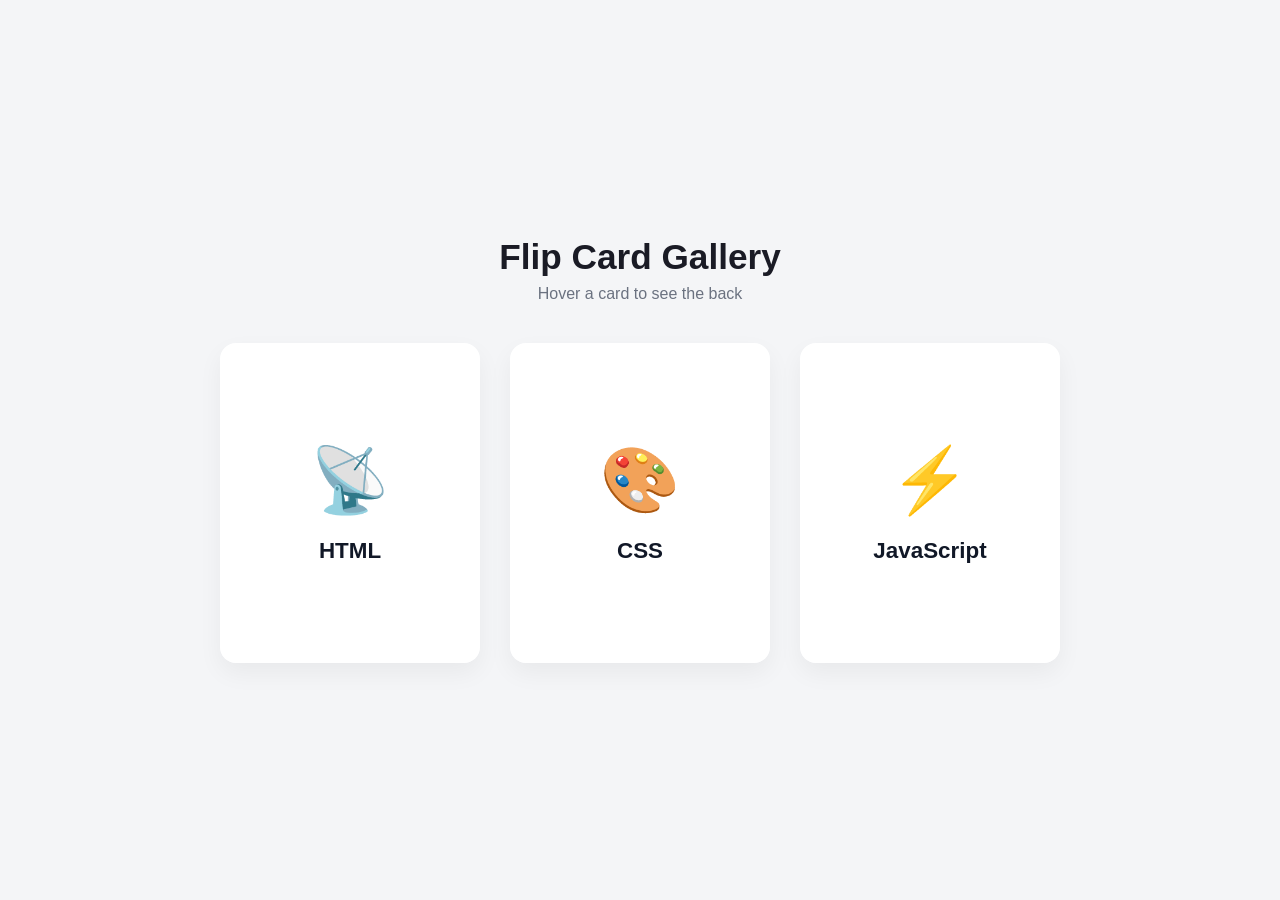
<file: index.html>
<!DOCTYPE html>
<html lang="en">
<head>
    <meta charset="UTF-8">
    <meta name="viewport" content="width=device-width, initial-scale=1.0">
    <title>Flip Card Gallery</title>
    <!-- Link to the external CSS file -->
    <link rel="stylesheet" href="style.css">
</head>
<body>

    <div class="gallery-container">
        <header class="gallery-header">
            <h1>Flip Card Gallery</h1>
            <p>Hover a card to see the back</p>
        </header>

        <main class="cards-wrapper">
            <!-- Card 1: HTML -->
            <div class="flip-card">
                <div class="flip-card-inner">
                    <div class="flip-card-front">
                        <div class="icon">📡</div>
                        <h2>HTML</h2>
                    </div>
                    <div class="flip-card-back">
                        <h3>HTML Structure</h3>
                        <p>HTML is the standard markup language for creating web pages and building semantic document structures.</p>
                    </div>
                </div>
            </div>

            <!-- Card 2: CSS -->
            <div class="flip-card">
                <div class="flip-card-inner">
                    <div class="flip-card-front">
                        <div class="icon">🎨</div>
                        <h2>CSS</h2>
                    </div>
                    <div class="flip-card-back">
                        <h3>CSS Styling</h3>
                        <p>CSS is used for designing the layout, colors, and visual presentation of the HTML elements.</p>
                    </div>
                </div>
            </div>

            <!-- Card 3: JavaScript -->
            <div class="flip-card">
                <div class="flip-card-inner">
                    <div class="flip-card-front">
                        <div class="icon">⚡</div>
                        <h2>JavaScript</h2>
                    </div>
                    <div class="flip-card-back">
                        <h3>JavaScript Logic</h3>
                        <p>JavaScript allows you to implement complex interactive logic, animations, and dynamic data handling.</p>
                    </div>
                </div>
            </div>
        </main>
    </div>

</body>
</html>
</file>
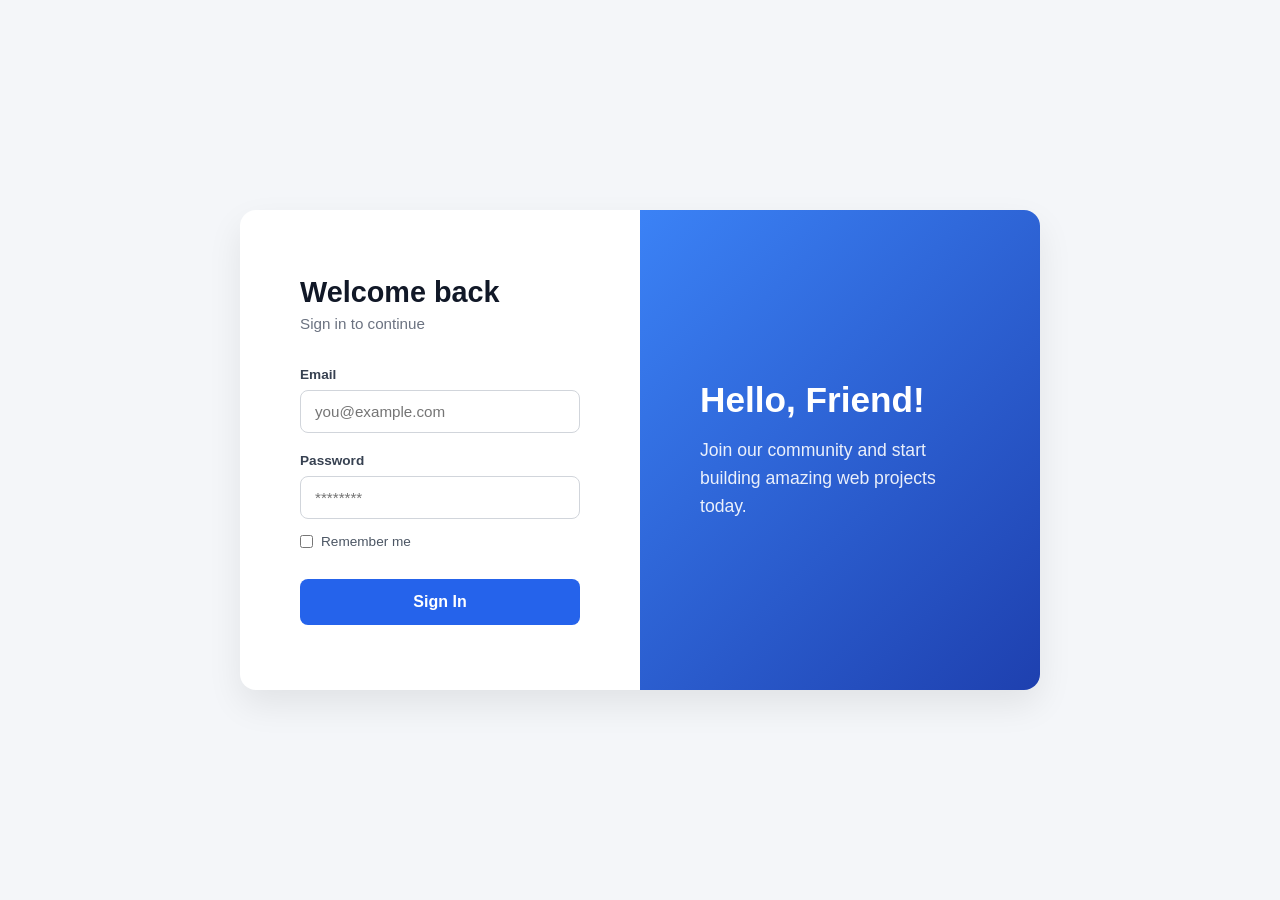
<file: login.html>
<!DOCTYPE html>
<html lang="en">
<head>
    <meta charset="UTF-8">
    <meta name="viewport" content="width=device-width, initial-scale=1.0">
    <title>Login / Sign-up Card</title>
    <link rel="stylesheet" href="login.css">
</head>
<body>
    <!-- The outer container for grid centering -->
    <div class="login-wrapper">
        <div class="login-card">
            
            <!-- Left Side: Form -->
            <div class="form-side">
                <h2>Welcome back</h2>
                <p class="subtitle">Sign in to continue</p>
                
                <form action="#" method="POST">
                    <div class="input-group">
                        <label for="email">Email</label>
                        <input type="email" id="email" placeholder="you@example.com" required>
                    </div>
                    
                    <div class="input-group">
                        <label for="password">Password</label>
                        <input type="password" id="password" placeholder="********" required>
                    </div>
                    
                    <div class="checkbox-group">
                        <input type="checkbox" id="remember">
                        <label for="remember">Remember me</label>
                    </div>
                    
                    <button type="submit" class="submit-btn">Sign In</button>
                </form>
            </div>
            
            <!-- Right Side: Decorative Panel -->
            <div class="decorative-side">
                <h2>Hello, Friend!</h2>
                <p>Join our community and start building amazing web projects today.</p>
            </div>
            
        </div>
    </div>
</body>
</html>
</file>
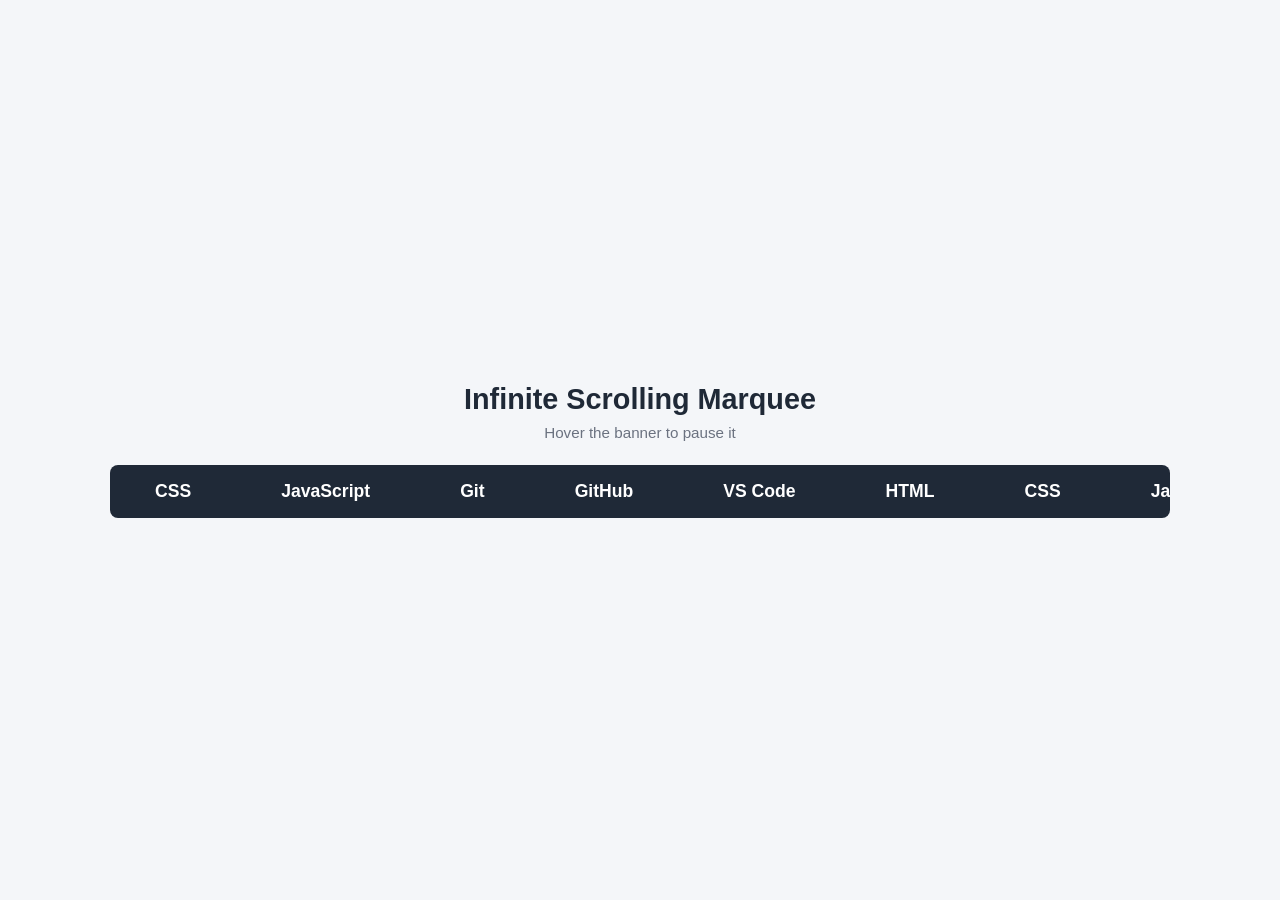
<file: marquee.html>
<!DOCTYPE html>
<html lang="en">
<head>
    <meta charset="UTF-8">
    <meta name="viewport" content="width=device-width, initial-scale=1.0">
    <title>Infinite Scrolling Marquee</title>
    <link rel="stylesheet" href="marquee.css">
</head>
<body>
    <div class="marquee-wrapper">
        <div class="marquee-header">
            <h2>Infinite Scrolling Marquee</h2>
            <p>Hover the banner to pause it</p>
        </div>
        
        <!-- The dark banner background -->
        <div class="marquee-banner">
            <!-- The moving track containing the text -->
            <div class="marquee-track">
                <!-- Set 1 -->
                <span class="marquee-item">CSS</span>
                <span class="marquee-item">JavaScript</span>
                <span class="marquee-item">Git</span>
                <span class="marquee-item">GitHub</span>
                <span class="marquee-item">VS Code</span>
                <span class="marquee-item">HTML</span>
                
                <!-- Set 2 (Exact Duplicate for seamless loop) -->
                <span class="marquee-item">CSS</span>
                <span class="marquee-item">JavaScript</span>
                <span class="marquee-item">Git</span>
                <span class="marquee-item">GitHub</span>
                <span class="marquee-item">VS Code</span>
                <span class="marquee-item">HTML</span>
            </div>
        </div>
    </div>
</body>
</html>
</file>
<file: style.css>
/* Reset basic styles */
* {
    margin: 0;
    padding: 0;
    box-sizing: border-box;
    font-family: 'Segoe UI', Tahoma, Geneva, Verdana, sans-serif;
}

body {
    background-color: #f4f5f7; /* Light gray background matching the screenshot */
    display: flex;
    justify-content: center;
    align-items: center;
    min-height: 100vh;
}

.gallery-container {
    text-align: center;
    padding: 40px;
}

.gallery-header {
    margin-bottom: 40px;
}

.gallery-header h1 {
    color: #1a1b25;
    font-size: 2.2rem;
    margin-bottom: 8px;
}

.gallery-header p {
    color: #6b7280;
    font-size: 1rem;
}

.cards-wrapper {
    display: flex;
    justify-content: center;
    gap: 30px; /* Space between the cards */
    flex-wrap: wrap;
}

/* --- Flip Card Core CSS --- */
.flip-card {
    background-color: transparent;
    width: 260px;
    height: 320px;
    /* The perspective property gives the 3D depth effect */
    perspective: 1000px; 
}

.flip-card-inner {
    position: relative;
    width: 100%;
    height: 100%;
    text-align: center;
    /* Smooth transition for the hover flip */
    transition: transform 0.6s cubic-bezier(0.4, 0.2, 0.2, 1);
    transform-style: preserve-3d;
    box-shadow: 0 10px 25px rgba(0,0,0,0.05);
    border-radius: 16px;
}

/* Trigger the rotateY effect on hover */
.flip-card:hover .flip-card-inner {
    transform: rotateY(180deg);
}

.flip-card-front, .flip-card-back {
    position: absolute;
    width: 100%;
    height: 100%;
    /* Hides the back of the element when it's facing away */
    -webkit-backface-visibility: hidden; /* Safari */
    backface-visibility: hidden;
    display: flex;
    flex-direction: column;
    justify-content: center;
    align-items: center;
    background-color: #ffffff;
    border-radius: 16px;
    padding: 24px;
}

/* Front Styling */
.flip-card-front .icon {
    font-size: 4rem;
    margin-bottom: 20px;
}

.flip-card-front h2 {
    color: #111827;
    font-size: 1.4rem;
    font-weight: 700;
}

/* Back Styling */
.flip-card-back {
    /* Initially flip the back face so it sits correctly on the reverse side */
    transform: rotateY(180deg);
    background-color: #ffffff;
}

.flip-card-back h3 {
    color: #111827;
    margin-bottom: 12px;
    font-size: 1.2rem;
}

.flip-card-back p {
    color: #4b5563;
    font-size: 0.95rem;
    line-height: 1.5;
}
</file>
<file: login.css>
* {
    margin: 0;
    padding: 0;
    box-sizing: border-box;
    font-family: 'Segoe UI', Tahoma, Geneva, Verdana, sans-serif;
}

/* 1. Grid Centering */
body, .login-wrapper {
    display: grid;
    place-items: center; /* Perfectly centers the card vertically and horizontally */
    min-height: 100vh;
    background-color: #f4f6f9;
}

/* 2. Border-Radius and Box-Shadow */
.login-card {
    display: flex; /* Flexbox for the two-column layout */
    width: 800px;
    height: 480px;
    background-color: #ffffff;
    border-radius: 16px; /* Smooth rounded corners */
    box-shadow: 0 15px 35px rgba(0, 0, 0, 0.08); /* Soft, realistic depth */
    overflow: hidden; /* Ensures child elements don't break the rounded corners */
}

/* 3. Form Styling (Flexbox inside the form) */
.form-side {
    flex: 1; /* Takes up 50% of the card */
    padding: 60px;
    display: flex;
    flex-direction: column;
    justify-content: center;
}

.form-side h2 {
    color: #111827;
    font-size: 1.8rem;
    margin-bottom: 6px;
}

.subtitle {
    color: #6b7280;
    font-size: 0.95rem;
    margin-bottom: 35px;
}

form {
    display: flex;
    flex-direction: column;
    gap: 20px; /* Consistent spacing between form elements */
}

.input-group {
    display: flex;
    flex-direction: column;
    gap: 8px;
}

label {
    font-size: 0.85rem;
    font-weight: 600;
    color: #374151;
}

input[type="email"],
input[type="password"] {
    width: 100%;
    padding: 12px 14px;
    border: 1px solid #d1d5db;
    border-radius: 8px; /* Inner form element radius */
    font-size: 0.95rem;
    outline: none;
    transition: border-color 0.2s;
}

input[type="email"]:focus,
input[type="password"]:focus {
    border-color: #2563eb;
    box-shadow: 0 0 0 3px rgba(37, 99, 235, 0.1);
}

.checkbox-group {
    display: flex;
    align-items: center;
    gap: 8px;
    margin-top: -5px;
}

.checkbox-group label {
    font-weight: 400;
    color: #4b5563;
    cursor: pointer;
}

.submit-btn {
    background-color: #2563eb;
    color: #ffffff;
    border: none;
    padding: 14px;
    border-radius: 8px;
    font-size: 1rem;
    font-weight: 600;
    cursor: pointer;
    transition: background-color 0.2s;
    margin-top: 10px;
}

.submit-btn:hover {
    background-color: #1d4ed8;
}

/* Decorative Right Panel */
.decorative-side {
    flex: 1; /* Takes up the remaining 50% */
    background: linear-gradient(135deg, #3b82f6, #1e40af);
    color: #ffffff;
    display: flex;
    flex-direction: column;
    justify-content: center;
    padding: 60px;
}

.decorative-side h2 {
    font-size: 2.2rem;
    margin-bottom: 16px;
}

.decorative-side p {
    font-size: 1.1rem;
    line-height: 1.6;
    color: rgba(255, 255, 255, 0.9);
}
</file>
<file: marquee.css>
* {
    margin: 0;
    padding: 0;
    box-sizing: border-box;
    font-family: 'Segoe UI', Tahoma, Geneva, Verdana, sans-serif;
}

body {
    display: grid;
    place-items: center;
    min-height: 100vh;
    background-color: #f4f6f9;
}

.marquee-wrapper {
    width: 100%;
    max-width: 1100px; /* Matches the wide look of the reference image */
    text-align: center;
    padding: 20px;
}

.marquee-header {
    margin-bottom: 24px;
}

.marquee-header h2 {
    color: #1f2937;
    font-size: 1.8rem;
    margin-bottom: 8px;
}

.marquee-header p {
    color: #6b7280;
    font-size: 0.95rem;
}

.marquee-banner {
    background-color: #1f2937; /* Dark background from the reference */
    border-radius: 8px;
    padding: 16px 0;
    overflow: hidden; /* Hides the text scrolling outside the banner */
    width: 100%;
}

/* 1. Animation Setup */
.marquee-track {
    display: inline-flex;
    white-space: nowrap;
    
    /* Applies the infinite loop animation */
    /* Syntax: animation-name | duration | timing-function | iteration-count */
    animation: scrollLeft 15s linear infinite; 
}

/* 2. Animation Play State */
.marquee-banner:hover .marquee-track {
    /* Pauses the looping text when the user hovers over the dark banner */
    animation-play-state: paused; 
}

.marquee-item {
    color: #ffffff;
    font-weight: 700;
    font-size: 1.1rem;
    padding: 0 45px; /* Creates the gap between the words */
}

/* 3. Keyframes for Infinite Looping */
@keyframes scrollLeft {
    0% {
        transform: translateX(0);
    }
    100% {
        /* 
           Because we duplicated the items (Set 1 and Set 2), 
           translating exactly -50% pulls the second set into the exact 
           starting position of the first set, creating a seamless, invisible loop.
        */
        transform: translateX(-50%); 
    }
}
</file>
